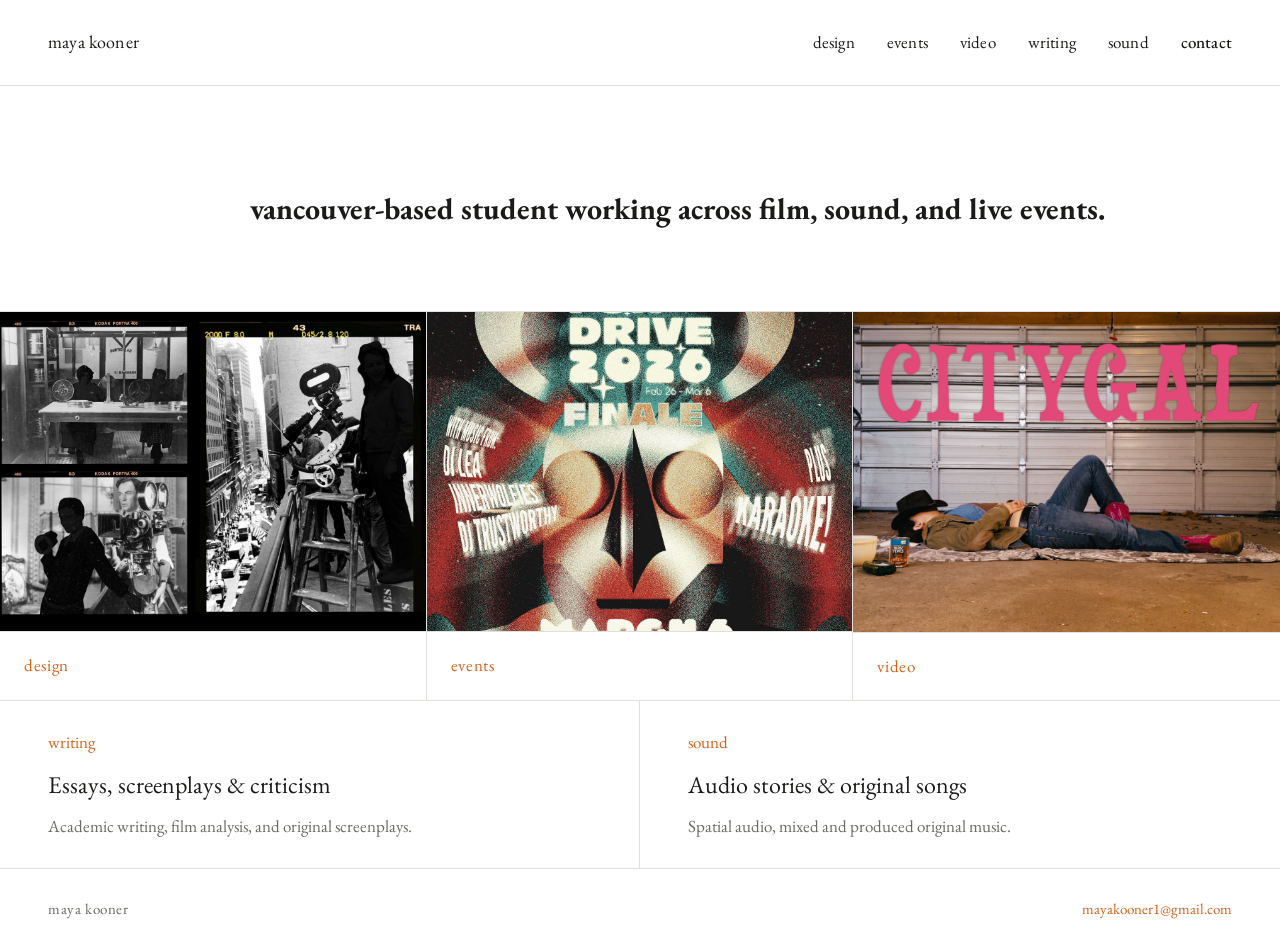
<file: index.html>
<!DOCTYPE html>
<html lang="en">
<head>
  <meta charset="UTF-8">
  <meta name="viewport" content="width=device-width, initial-scale=1.0">
  <title>maya kooner</title>
  <link rel="preconnect" href="https://fonts.googleapis.com">
  <link href="https://fonts.googleapis.com/css2?family=EB+Garamond:ital,wght@0,400;0,500;1,400&display=swap" rel="stylesheet">
  <link rel="stylesheet" href="style.css">
  <style>
    /* HERO */
    .hero {
      padding: 100px 48px 80px;
      max-width: 900px;
      margin: 0 auto;
      text-align: center;
    }

    .hero-bio {
      font-family: 'EB Garamond', serif;
      font-size: clamp(18px, 2.6vw, 30px);
      font-style: normal;
      font-weight: 700;
      color: var(--ink);
      line-height: 1.5;
      text-indent: 0.4em;
      white-space: nowrap;
    }

    footer { margin-top: 0; }

    /* GRID */
    .work-grid {
      display: grid;
      grid-template-columns: repeat(3, 1fr);
      border-top: 1px solid var(--light-rule);
    }

    .work-cell {
      border-right: 1px solid var(--light-rule);
      text-decoration: none;
      color: var(--ink);
      display: block;
      overflow: hidden;
      position: relative;
    }

    .work-cell:last-child { border-right: none; }

    .work-cell-img-wrap {
      width: 100%;
      aspect-ratio: 4/3;
      overflow: hidden;
    }

    .work-cell-img {
      width: 100%;
      height: 100%;
      object-fit: cover;
      display: block;
      transition: transform 0.5s ease;
    }

    .work-cell:hover .work-cell-img {
      transform: scale(1.04);
    }

    .work-cell-label {
      padding: 20px 24px;
      border-top: 1px solid var(--light-rule);
    }

    .work-cell-title {
      font-family: 'EB Garamond', serif;
      font-size: 17px;
      letter-spacing: 0.04em;
      color: var(--orange);
      font-weight: 400;
      transition: color 0.2s;
    }

    .work-cell:hover .work-cell-title { color: var(--orange); }

    /* BOTTOM ROWS — writing, sound */
    .work-list {
      border-top: 1px solid var(--light-rule);
      display: grid;
      grid-template-columns: 1fr 1fr;
    }

    .work-list-cell { border-bottom: none;
      padding: 28px 48px;
      border-right: 1px solid var(--light-rule);
      text-decoration: none;
      color: var(--ink);
      display: block;
      transition: background 0.2s;
    }

    .work-list-cell:last-child { border-right: none; }
    .work-list-cell:hover { background: var(--cream); }

    .work-list-cell-tag {
      font-family: 'EB Garamond', serif;
      font-size: 17px;
      color: var(--orange);
      margin-bottom: 10px;
      transition: color 0.2s;
    }

    .work-list-cell:hover .work-list-cell-tag { color: var(--orange); }

    .work-list-cell-title {
      font-family: 'EB Garamond', serif;
      font-size: 24px;
      font-weight: 400;
      margin-bottom: 8px;
    }

    .work-list-cell-desc {
      font-size: 17px;
      color: var(--mid);
      line-height: 1.6;
    }

    @media (max-width: 768px) {
      .hero { padding: 40px 20px 32px; }
      .hero-bio { font-size: 15px; white-space: nowrap; }
      .work-grid { grid-template-columns: 1fr; }
      .work-cell { border-right: none; border-bottom: 1px solid var(--light-rule); }
      .work-list { grid-template-columns: 1fr; }
      .work-list-cell { border-bottom: none; border-right: none; border-bottom: 1px solid var(--light-rule); padding: 32px 24px; }
    }
  </style>
</head>
<body>

  <nav>
    <a class="nav-name" href="index.html">maya kooner</a>
    <ul class="nav-links">
      <li><a href="design.html">design</a></li>
      <li><a href="events.html">events</a></li>
      <li><a href="video.html">video</a></li>
      <li><a href="writing.html">writing</a></li>
      <li><a href="sound.html">sound</a></li>
      <li><a href="mailto:mayakooner1@gmail.com" class="contact-link">contact</a></li>
    </ul>
  </nav>

  <section class="hero">
    <p class="hero-bio">vancouver-based student working across film, sound, and live events.</p>
  </section>

  <div class="work-grid">
    <a class="work-cell" href="design.html">
      <div class="work-cell-img-wrap">
        <img class="work-cell-img" src="4_copy.png" alt="Design work">
      </div>
      <div class="work-cell-label">
        <div class="work-cell-title">design</div>
      </div>
    </a>
    <a class="work-cell" href="events.html">
      <div class="work-cell-img-wrap">
        <img class="work-cell-img" src="FD2026_Finale_insta.png" alt="Events work">
      </div>
      <div class="work-cell-label">
        <div class="work-cell-title">events</div>
      </div>
    </a>
    <a class="work-cell" href="video.html">
      <div class="work-cell-img-wrap">
        <img class="work-cell-img" src="citygal_poster.png" alt="Video work">
      </div>
      <div class="work-cell-label">
        <div class="work-cell-title">video</div>
      </div>
    </a>
  </div>

  <div class="work-list">
    <a class="work-list-cell" href="writing.html">
      <div class="work-list-cell-tag">writing</div>
      <div class="work-list-cell-title">Essays, screenplays & criticism</div>
      <div class="work-list-cell-desc">Academic writing, film analysis, and original screenplays.</div>
    </a>
    <a class="work-list-cell" href="sound.html">
      <div class="work-list-cell-tag">sound</div>
      <div class="work-list-cell-title">Audio stories & original songs</div>
      <div class="work-list-cell-desc">Spatial audio, mixed and produced original music.</div>
    </a>
  </div>

  <footer>
    <span>maya kooner</span>
    <a href="mailto:mayakooner1@gmail.com">mayakooner1@gmail.com</a>
  </footer>

</body>
</html>
</file>
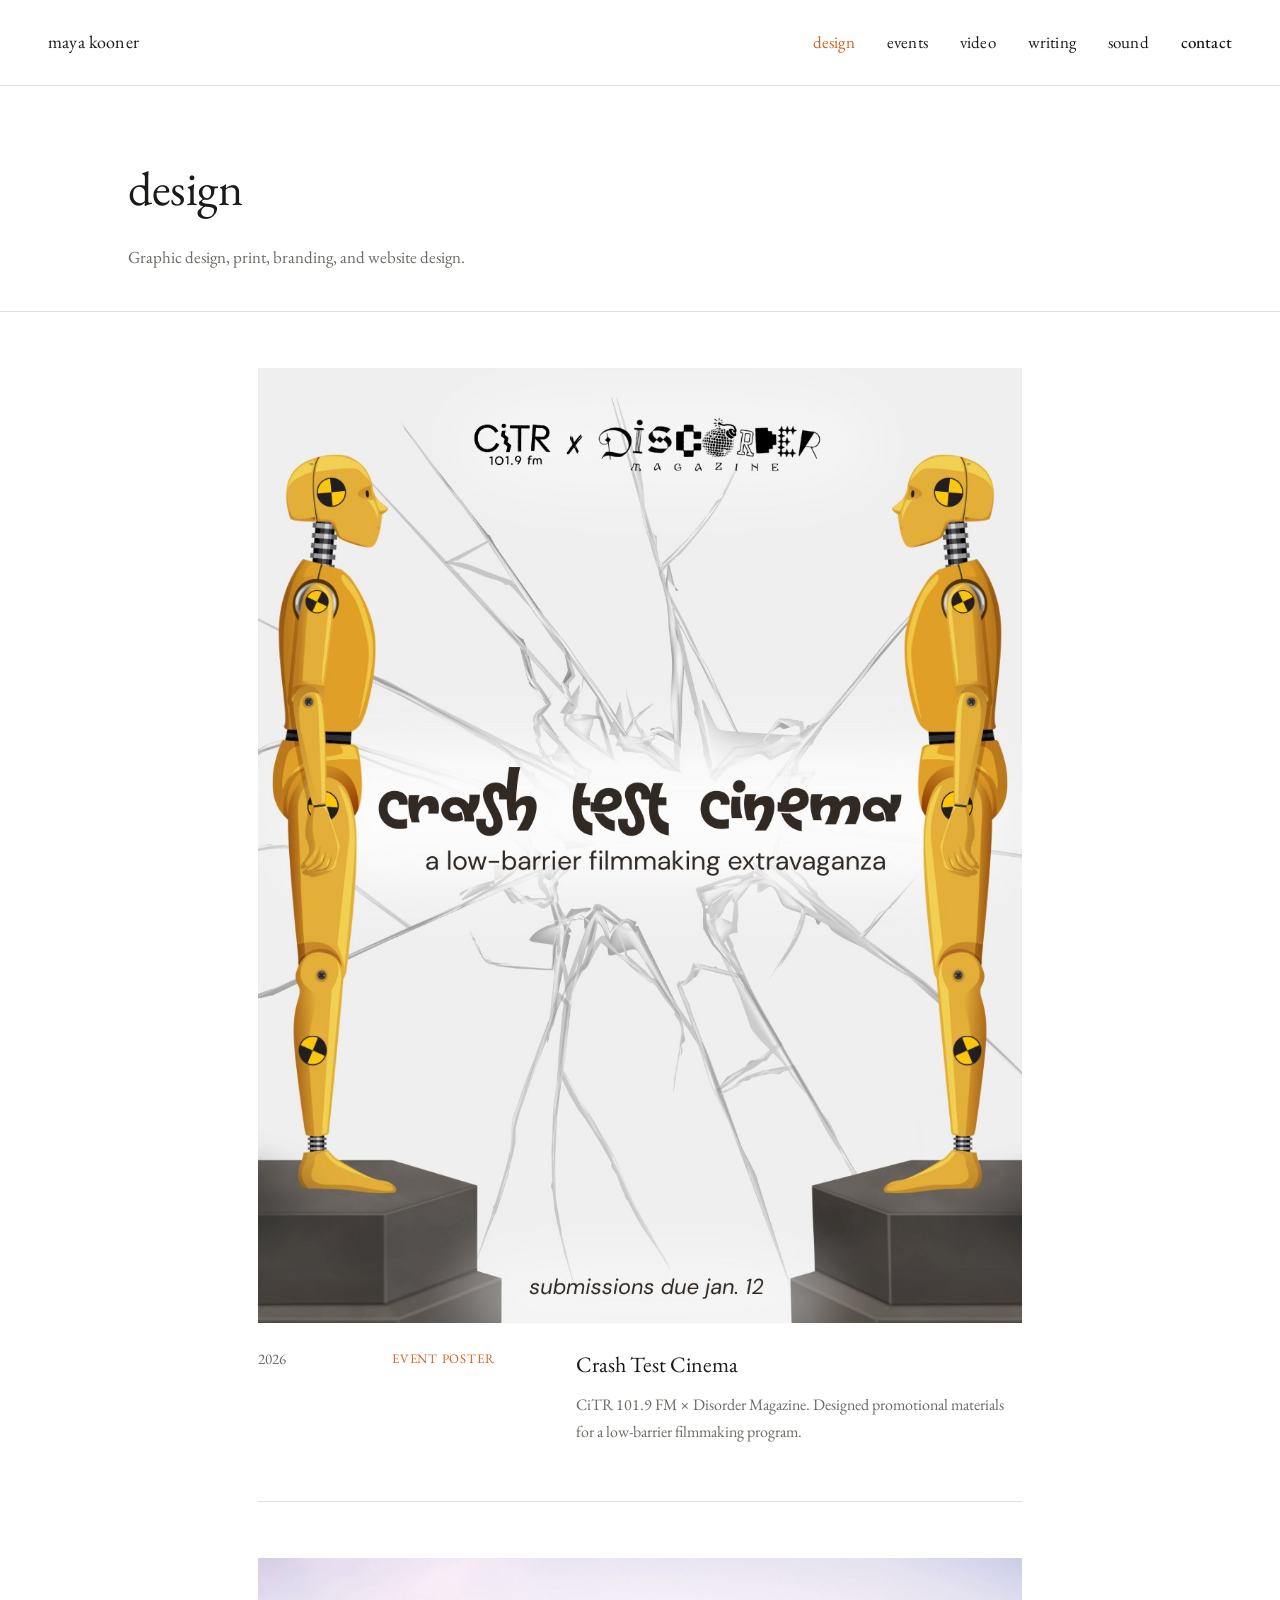
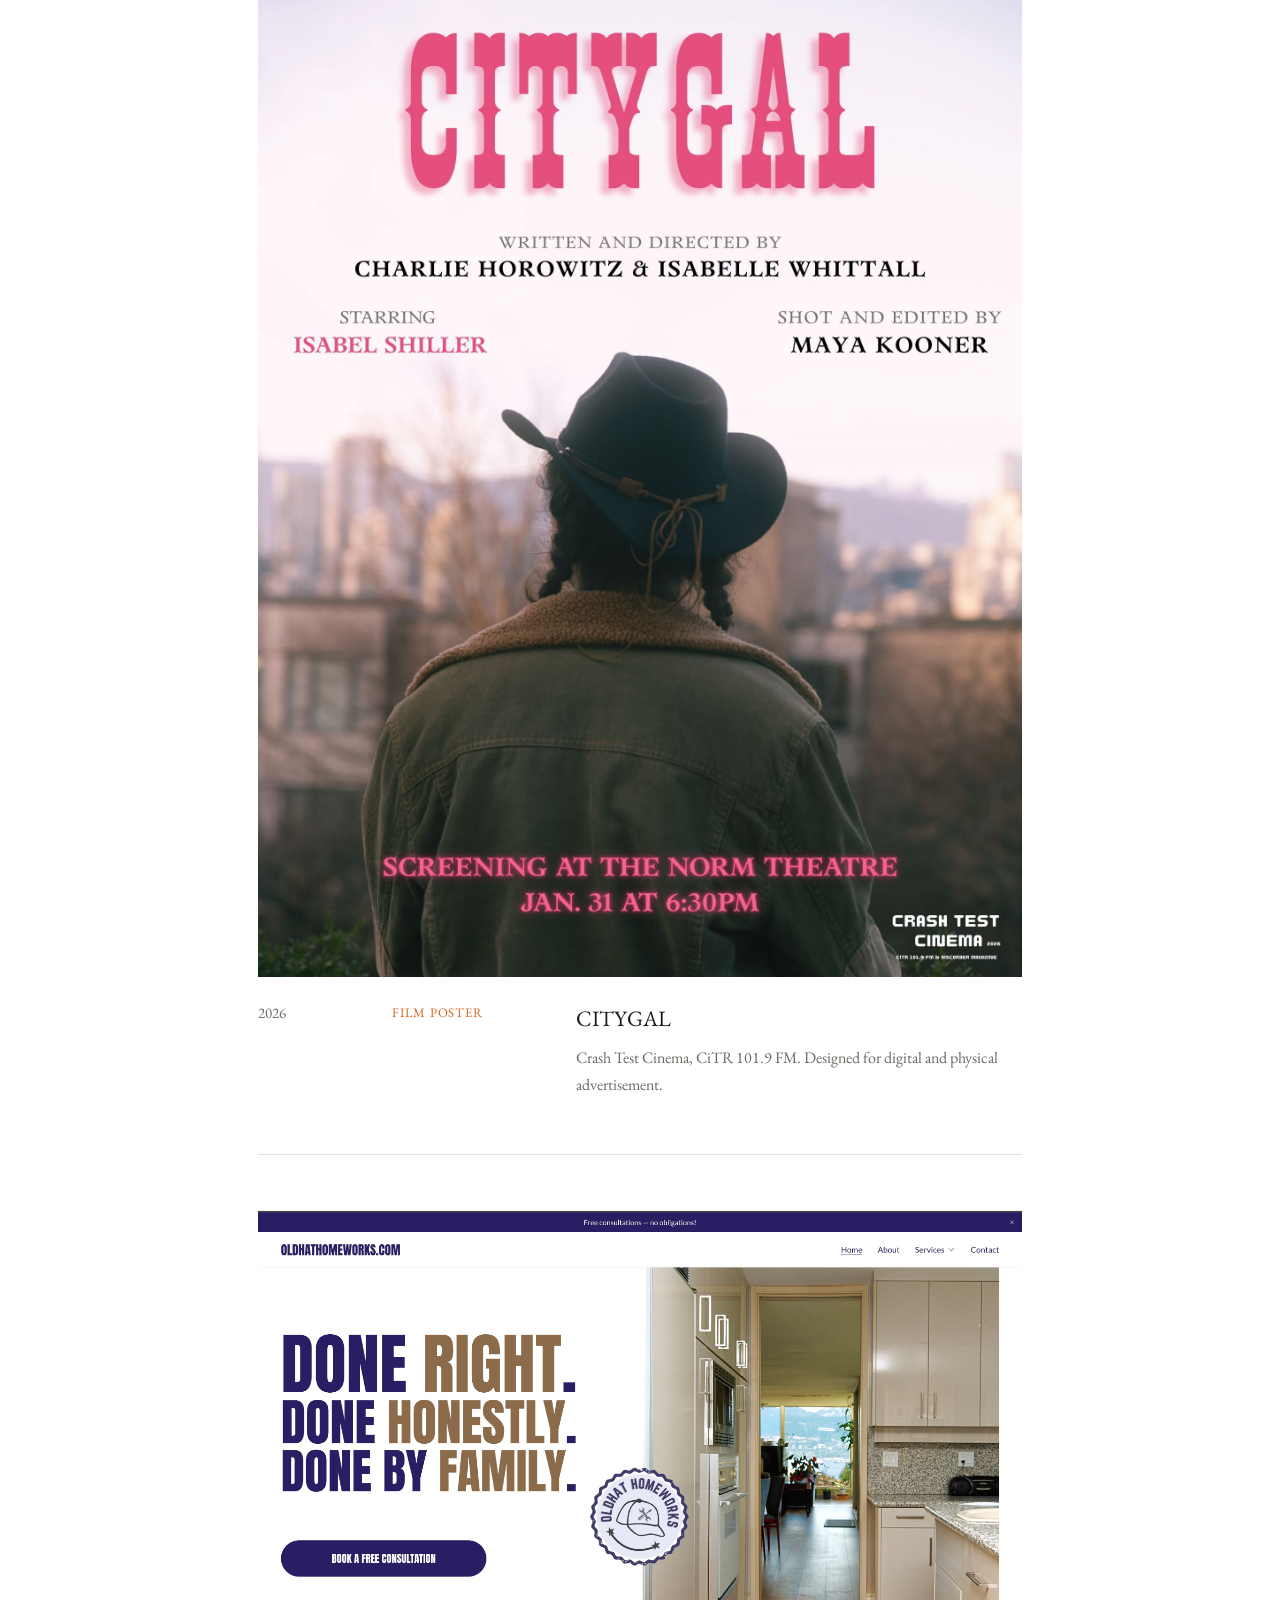
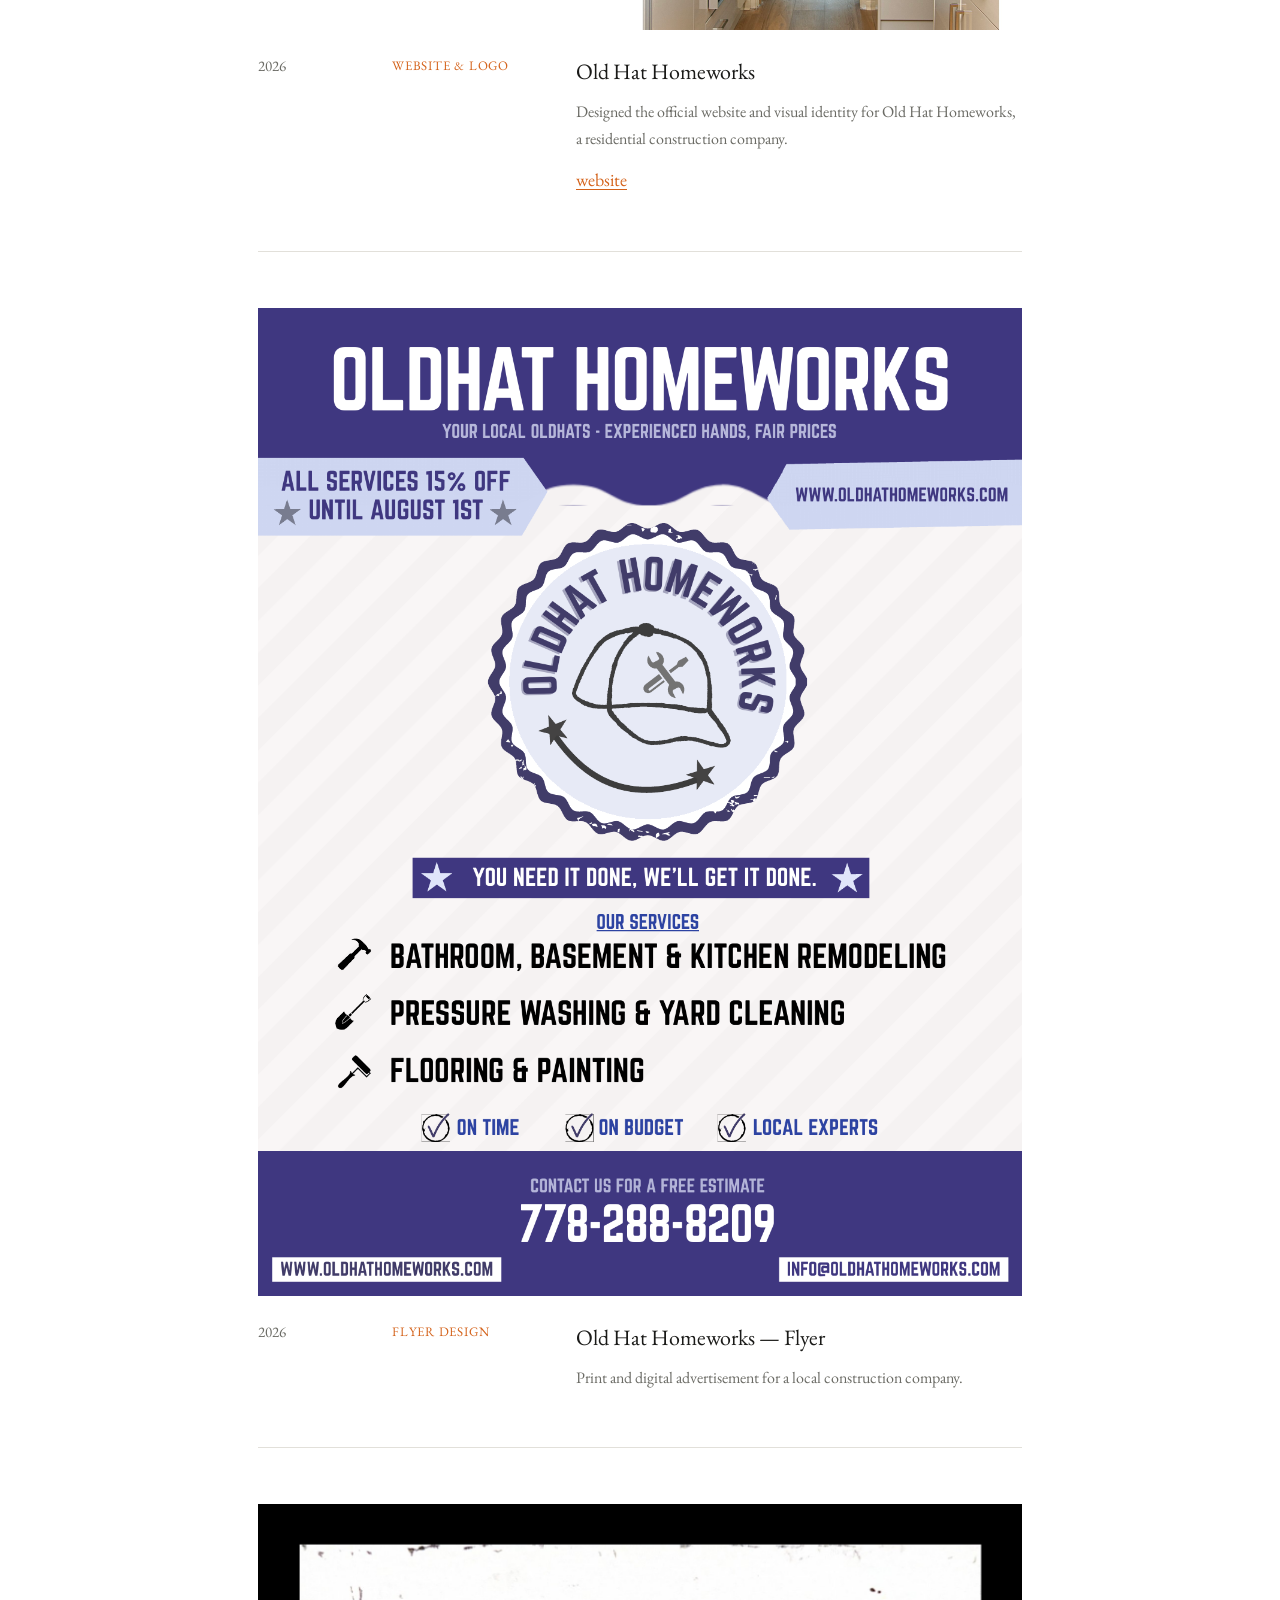
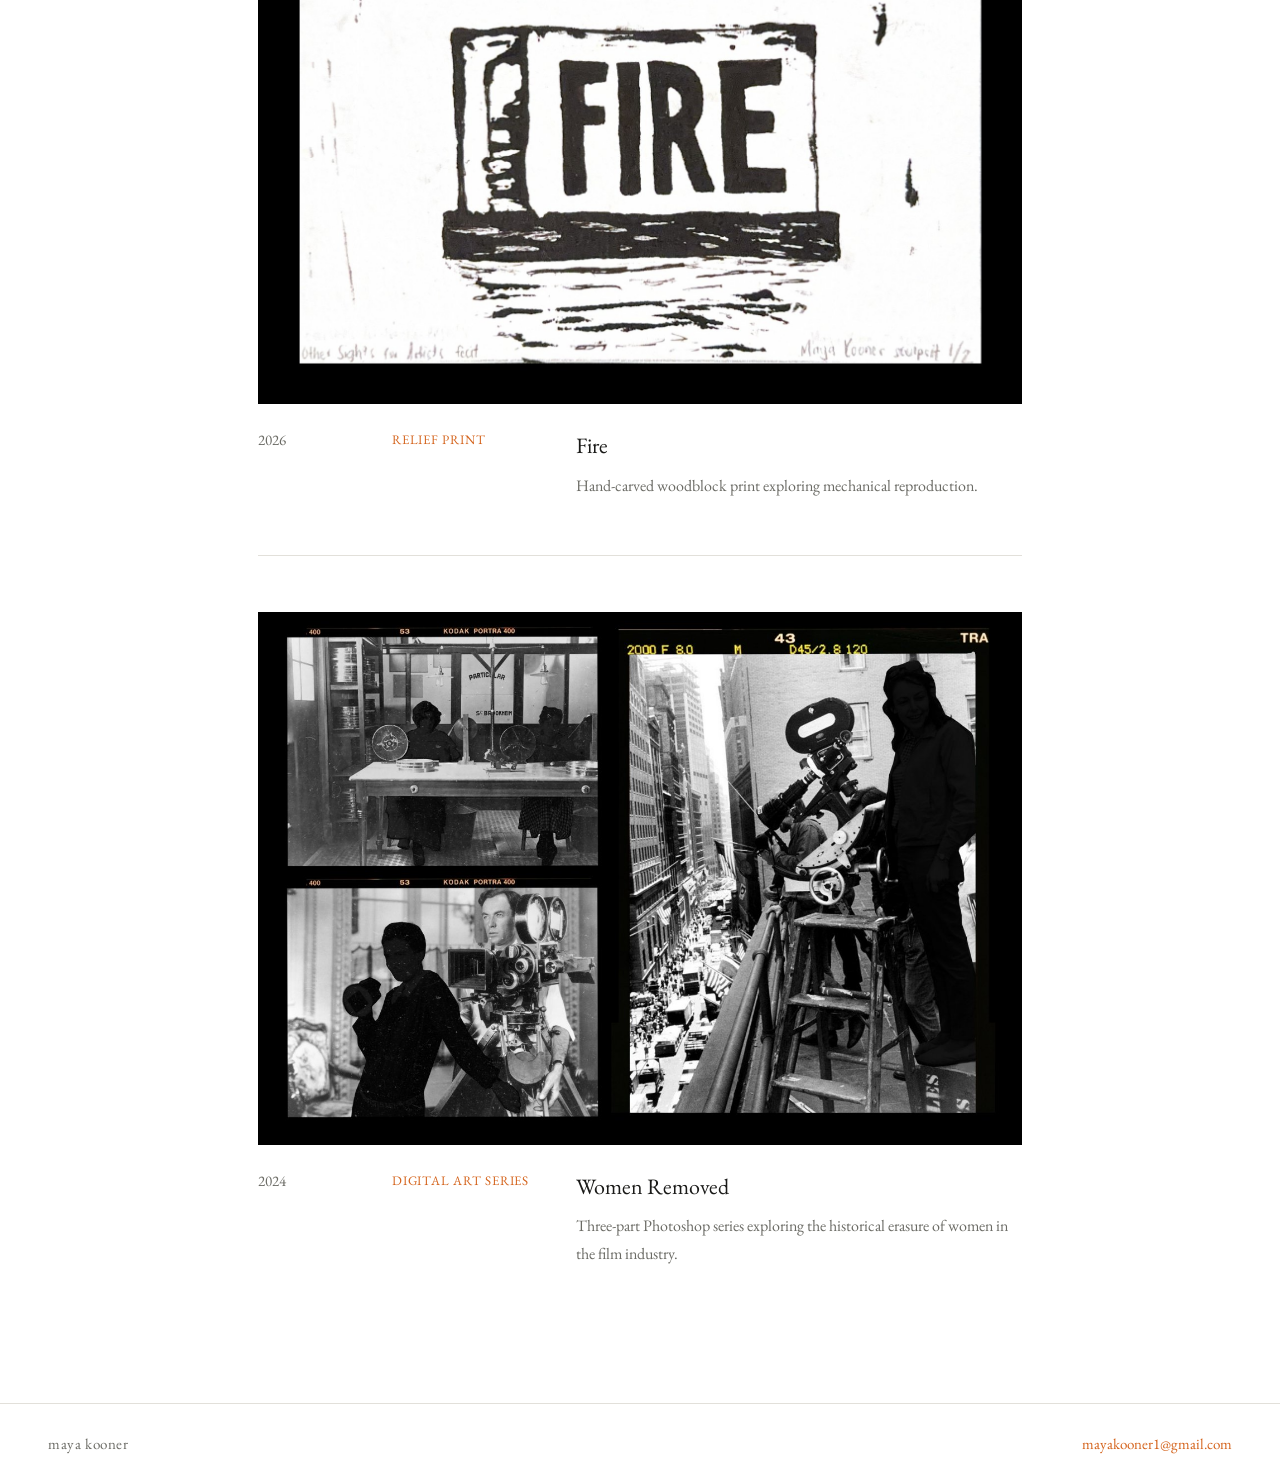
<file: design.html>
<!DOCTYPE html>
<html lang="en">
<head>
  <meta charset="UTF-8">
  <meta name="viewport" content="width=device-width, initial-scale=1.0">
  <title>design — maya kooner</title>
  <link rel="preconnect" href="https://fonts.googleapis.com">
  <link href="https://fonts.googleapis.com/css2?family=EB+Garamond:ital,wght@0,400;0,500;1,400&display=swap" rel="stylesheet">
  <link rel="stylesheet" href="style.css">
  <style>
    .projects {
      max-width: 860px;
      margin: 0 auto;
      padding: 0 48px;
    }

    .project {
      padding: 56px 0;
      border-bottom: 1px solid var(--light-rule);
    }

    .project:last-child { border-bottom: none; }

    .project-img {
      width: 100%;
      display: block;
      margin-bottom: 24px;
    }

    .project-footer {
      display: grid;
      grid-template-columns: 110px 160px 1fr;
      gap: 24px;
      align-items: start;
    }

    .project-year {
      font-size: 15px;
      color: var(--mid);
    }

    .project-tag {
      font-size: 13px;
      letter-spacing: 0.06em;
      text-transform: uppercase;
      color: var(--orange);
      line-height: 1.8;
    }

    .project-title {
      font-family: 'EB Garamond', serif;
      font-size: 22px;
      font-weight: 400;
      margin-bottom: 8px;
    }

    .project-desc {
      font-size: 16px;
      color: var(--mid);
      line-height: 1.7;
    }

    .event-links {
      margin-top: 14px;
      display: flex;
      flex-direction: column;
      gap: 6px;
    }

    .event-links a {
      font-size: 18px;
      color: var(--orange);
      text-decoration: underline;
      text-underline-offset: 3px;
      display: inline;
      transition: opacity 0.2s;
    }

    .event-links a:hover { opacity: 0.6; }

    @media (max-width: 768px) {
      .projects { padding: 0 20px; }
      .project { padding: 32px 0; }
      .project-footer { grid-template-columns: 1fr; gap: 12px; }
    }
  </style>
</head>
<body>

  <nav>
    <a class="nav-name" href="index.html">maya kooner</a>
    <ul class="nav-links">
      <li><a href="design.html" class="active">design</a></li>
      <li><a href="events.html">events</a></li>
      <li><a href="video.html">video</a></li>
      <li><a href="writing.html">writing</a></li>
      <li><a href="sound.html">sound</a></li>
      <li><a href="mailto:mayakooner1@gmail.com" class="contact-link">contact</a></li>
    </ul>
  </nav>

  <div class="page-header">
    <h1>design</h1>
    <p>Graphic design, print, branding, and website design.</p>
  </div>

  <div class="projects">

    <div class="project">
      <img class="project-img" src="crash_test_cinema__copy.png" alt="Crash Test Cinema poster">
      <div class="project-footer">
        <div class="project-year">2026</div>
        <div class="project-tag">Event Poster</div>
        <div>
          <div class="project-title">Crash Test Cinema</div>
          <div class="project-desc">CiTR 101.9 FM × Disorder Magazine. Designed promotional materials for a low-barrier filmmaking program.</div>
        </div>
      </div>
    </div>

    <div class="project">
      <img class="project-img" src="CITYGAL-Web_Version.jpg" alt="CITYGAL film poster">
      <div class="project-footer">
        <div class="project-year">2026</div>
        <div class="project-tag">Film Poster</div>
        <div>
          <div class="project-title">CITYGAL</div>
          <div class="project-desc">Crash Test Cinema, CiTR 101.9 FM. Designed for digital and physical advertisement.</div>
        </div>
      </div>
    </div>

    <div class="project">
      <img class="project-img" src="oldhat_website.jpg" alt="Old Hat Homeworks website and logo design">
      <div class="project-footer">
        <div class="project-year">2026</div>
        <div class="project-tag">Website & Logo</div>
        <div>
          <div class="project-title">Old Hat Homeworks</div>
          <div class="project-desc">Designed the official website and visual identity for Old Hat Homeworks, a residential construction company.</div>
          <div class="event-links">
            <a href="https://oldhathomeworks.com" target="_blank" rel="noopener noreferrer">website</a>
          </div>
        </div>
      </div>
    </div>

    <div class="project">
      <img class="project-img" src="oldhat_flyer-1.png" alt="Old Hat Homeworks flyer">
      <div class="project-footer">
        <div class="project-year">2026</div>
        <div class="project-tag">Flyer Design</div>
        <div>
          <div class="project-title">Old Hat Homeworks — Flyer</div>
          <div class="project-desc">Print and digital advertisement for a local construction company.</div>
        </div>
      </div>
    </div>

    <div class="project">
      <img class="project-img" src="Untitled_design_copy.png" alt="Fire — relief print">
      <div class="project-footer">
        <div class="project-year">2026</div>
        <div class="project-tag">Relief Print</div>
        <div>
          <div class="project-title">Fire</div>
          <div class="project-desc">Hand-carved woodblock print exploring mechanical reproduction.</div>
        </div>
      </div>
    </div>

    <div class="project">
      <img class="project-img" src="4_copy.png" alt="Women Removed — digital art series">
      <div class="project-footer">
        <div class="project-year">2024</div>
        <div class="project-tag">Digital Art Series</div>
        <div>
          <div class="project-title">Women Removed</div>
          <div class="project-desc">Three-part Photoshop series exploring the historical erasure of women in the film industry.</div>
        </div>
      </div>
    </div>

  </div>

  <footer>
    <span>maya kooner</span>
    <a href="mailto:mayakooner1@gmail.com">mayakooner1@gmail.com</a>
  </footer>

</body>
</html>
</file>
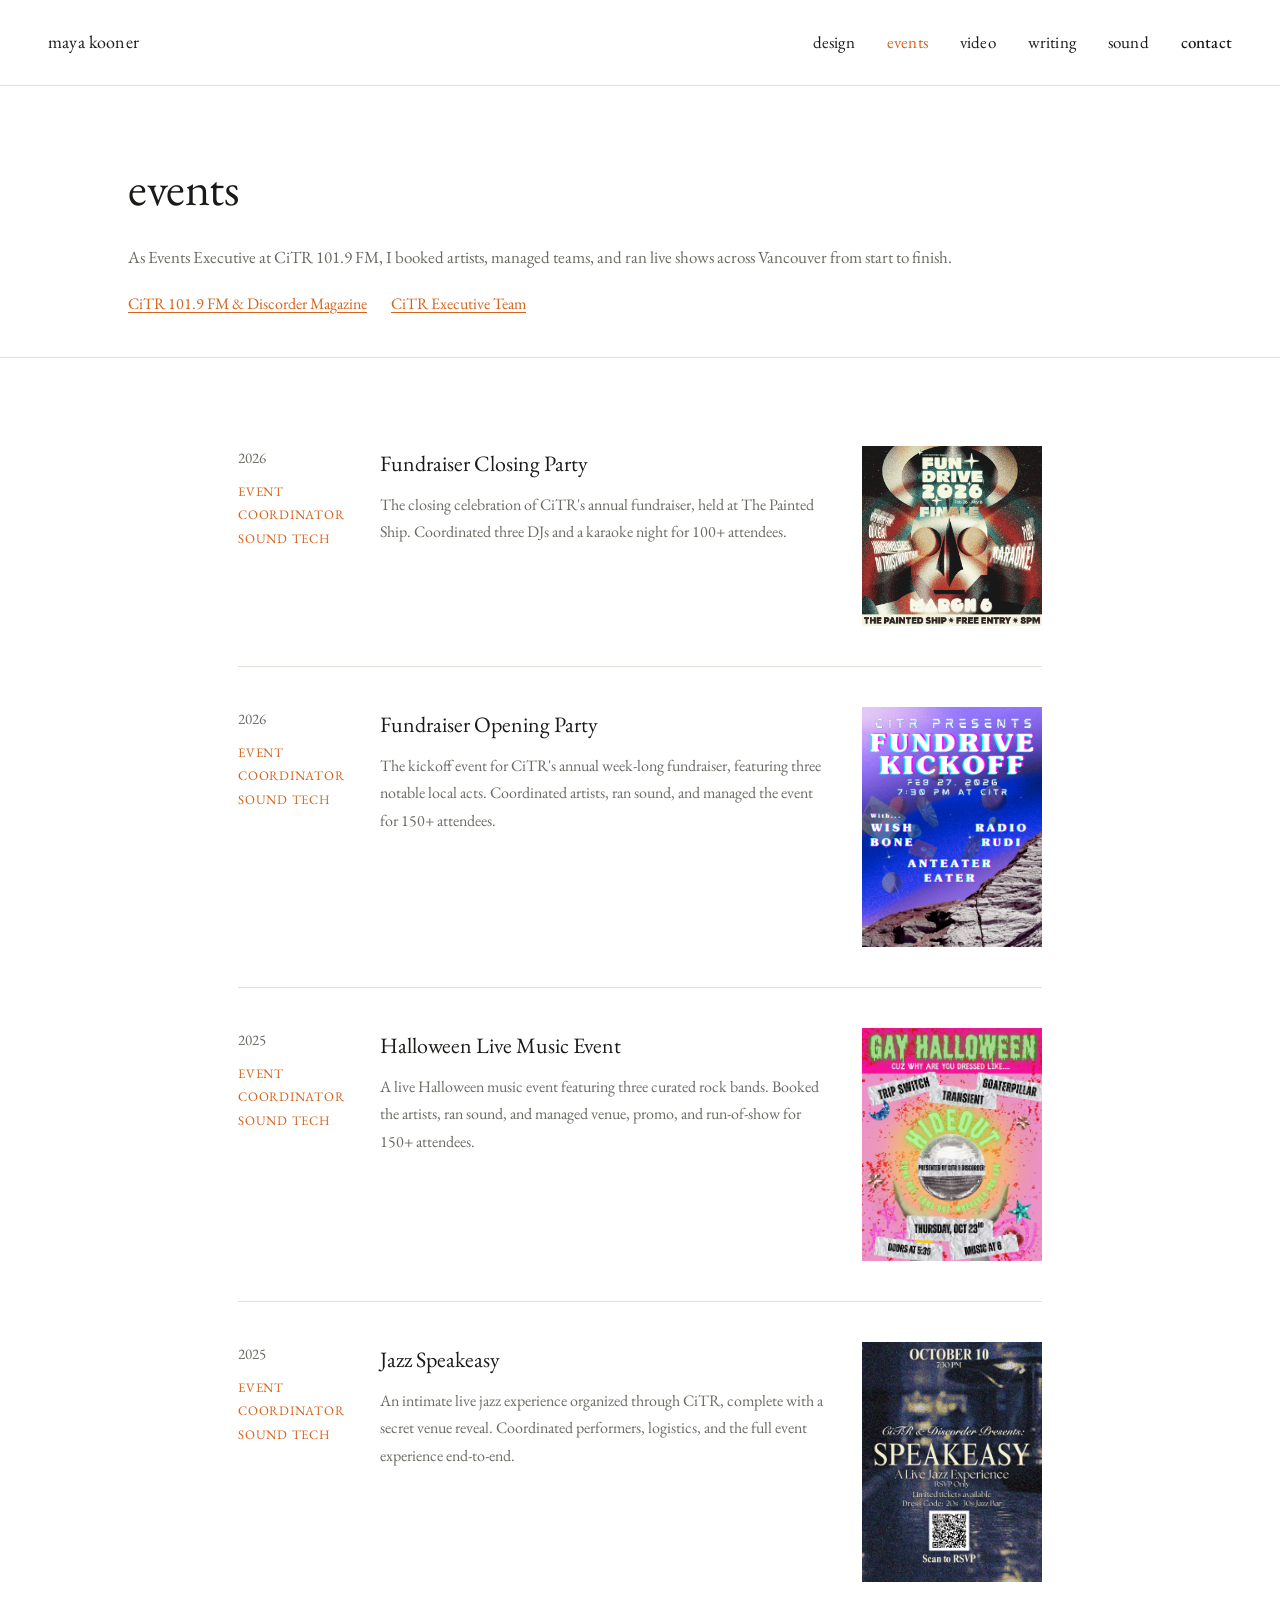
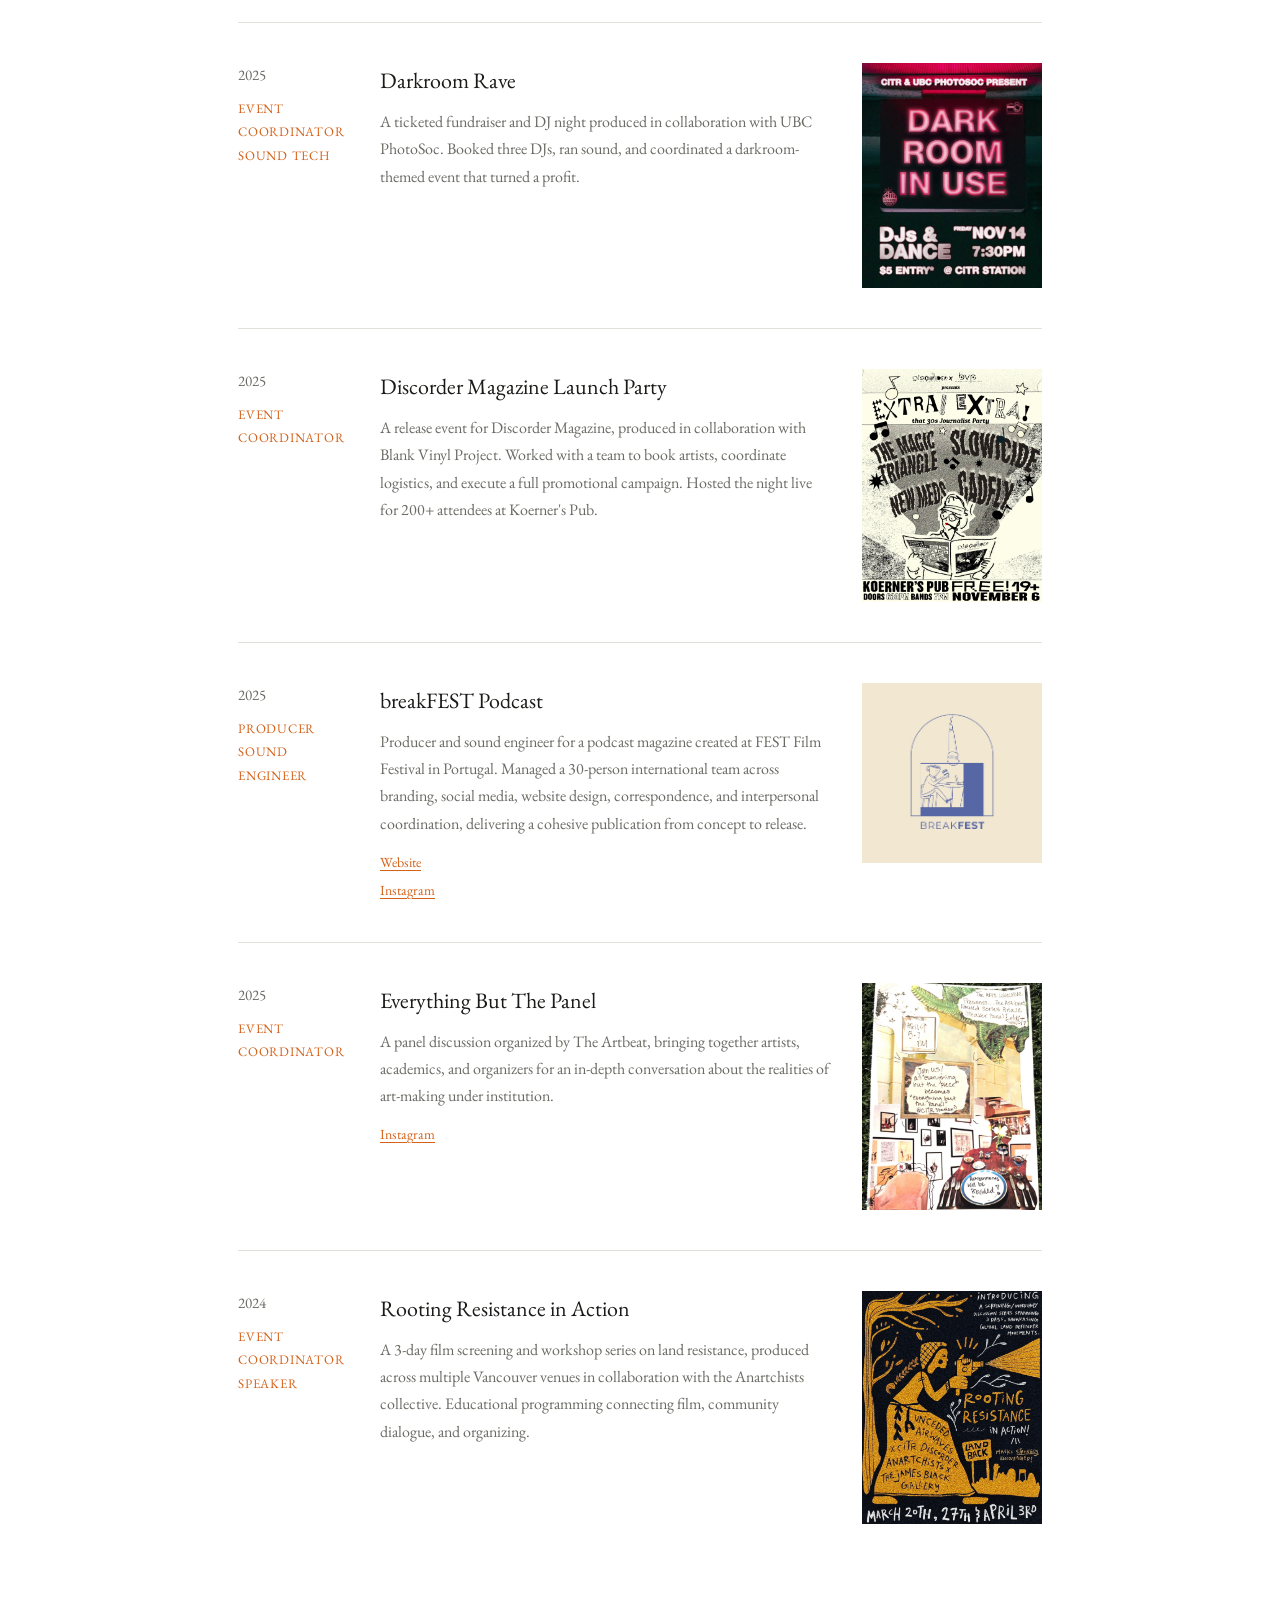
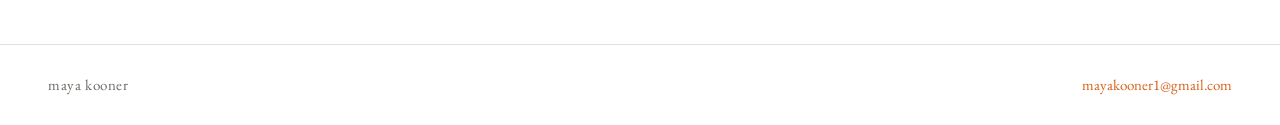
<file: events.html>
<!DOCTYPE html>
<html lang="en">
<head>
  <meta charset="UTF-8">
  <meta name="viewport" content="width=device-width, initial-scale=1.0">
  <title>events — maya kooner</title>
  <link rel="preconnect" href="https://fonts.googleapis.com">
  <link href="https://fonts.googleapis.com/css2?family=EB+Garamond:ital,wght@0,400;0,500;1,400&display=swap" rel="stylesheet">
  <link rel="stylesheet" href="style.css">
  <style>
    .page-header p {
      max-width: none;
      white-space: nowrap;
    }

    @media (max-width: 768px) {
      .page-header p {
        white-space: normal;
        max-width: 100%;
      }
    }

    .header-links {
      margin-top: 20px;
      display: flex;
      gap: 24px;
    }

    .header-links a {
      font-size: 16px;
      color: var(--orange);
      text-decoration: underline;
      text-underline-offset: 3px;
      transition: opacity 0.2s;
      display: inline;
    }

    .header-links a:hover { opacity: 0.6; }

    .events-list {
      max-width: 900px;
      margin: 0 auto;
      padding: 48px 48px 0;
    }

    .event-item {
      display: grid;
      grid-template-columns: 110px 1fr 180px;
      gap: 32px;
      padding: 40px 0;
      border-bottom: 1px solid var(--light-rule);
      align-items: start;
    }

    .event-item:last-child { border-bottom: none; }

    .event-left { }

    .event-year {
      font-size: 15px;
      color: var(--mid);
      margin-bottom: 10px;
    }

    .event-role {
      font-size: 13px;
      letter-spacing: 0.06em;
      text-transform: uppercase;
      color: var(--orange);
      line-height: 1.8;
    }

    .event-title {
      font-family: 'EB Garamond', serif;
      font-size: 22px;
      font-weight: 400;
      margin-bottom: 10px;
    }

    .event-desc {
      font-size: 16px;
      color: var(--mid);
      line-height: 1.7;
    }

    .event-links {
      margin-top: 14px;
      display: flex;
      flex-direction: column;
      gap: 6px;
    }

    .event-links a {
      font-size: 14px;
      color: var(--orange);
      text-decoration: underline;
      text-underline-offset: 3px;
      display: inline;
      transition: opacity 0.2s;
    }

    .event-links a:hover { opacity: 0.6; }

    .event-img {
      width: 100%;
      display: block;
    }

    @media (max-width: 768px) {
      .intro-text, .events-list { padding: 24px 20px 0; }
      .event-item { grid-template-columns: 1fr; gap: 16px; padding: 28px 0; }
      .event-img { max-width: 200px; }
      .header-links { flex-direction: column; gap: 8px; }
      .header-links a { font-size: 13px; }
    }
  </style>
</head>
<body>

  <nav>
    <a class="nav-name" href="index.html">maya kooner</a>
    <ul class="nav-links">
      <li><a href="design.html">design</a></li>
      <li><a href="events.html" class="active">events</a></li>
      <li><a href="video.html">video</a></li>
      <li><a href="writing.html">writing</a></li>
      <li><a href="sound.html">sound</a></li>
      <li><a href="mailto:mayakooner1@gmail.com" class="contact-link">contact</a></li>
    </ul>
  </nav>

  <div class="page-header">
    <h1>events</h1>
    <p>As Events Executive at CiTR 101.9 FM, I booked artists, managed teams, and ran live shows across Vancouver from start to finish.</p>
    <div class="header-links">
      <a href="https://www.instagram.com/fantarecords?utm_source=ig_web_button_share_sheet&igsh=ZDNlZDc0MzIxNw==">CiTR 101.9 FM & Discorder Magazine</a>
      <a href="https://www.instagram.com/citr.exec?utm_source=ig_web_button_share_sheet&igsh=ZDNlZDc0MzIxNw==">CiTR Executive Team</a>
    </div>
  </div>



  <div class="events-list">

    <!-- 2026 -->
    <div class="event-item">
      <div class="event-left">
        <div class="event-year">2026</div>
        <div class="event-role">Event Coordinator<br>Sound Tech</div>
      </div>
      <div>
        <div class="event-title">Fundraiser Closing Party</div>
        <div class="event-desc">The closing celebration of CiTR's annual fundraiser, held at The Painted Ship. Coordinated three DJs and a karaoke night for 100+ attendees.</div>
      </div>
      <img class="event-img" src="FD2026_Finale_insta.png" alt="Fundraiser Closing Party">
    </div>

    <div class="event-item">
      <div class="event-left">
        <div class="event-year">2026</div>
        <div class="event-role">Event Coordinator<br>Sound Tech</div>
      </div>
      <div>
        <div class="event-title">Fundraiser Opening Party</div>
        <div class="event-desc">The kickoff event for CiTR's annual week-long fundraiser, featuring three notable local acts. Coordinated artists, ran sound, and managed the event for 150+ attendees.</div>
      </div>
      <img class="event-img" src="oc.png" alt="Fundraiser Opening Party">
    </div>

    <!-- 2025 -->
    <div class="event-item">
      <div class="event-left">
        <div class="event-year">2025</div>
        <div class="event-role">Event Coordinator<br>Sound Tech</div>
      </div>
      <div>
        <div class="event-title">Halloween Live Music Event</div>
        <div class="event-desc">A live Halloween music event featuring three curated rock bands. Booked the artists, ran sound, and managed venue, promo, and run-of-show for 150+ attendees.</div>
      </div>
      <img class="event-img" src="I_Hate_Gay_Halloween_.png" alt="Halloween Live Music Event">
    </div>

    <div class="event-item">
      <div class="event-left">
        <div class="event-year">2025</div>
        <div class="event-role">Event Coordinator<br>Sound Tech</div>
      </div>
      <div>
        <div class="event-title">Jazz Speakeasy</div>
        <div class="event-desc">An intimate live jazz experience organized through CiTR, complete with a secret venue reveal. Coordinated performers, logistics, and the full event experience end-to-end.</div>
      </div>
      <img class="event-img" src="speakeasy.png" alt="Jazz Speakeasy">
    </div>

    <div class="event-item">
      <div class="event-left">
        <div class="event-year">2025</div>
        <div class="event-role">Event Coordinator<br>Sound Tech</div>
      </div>
      <div>
        <div class="event-title">Darkroom Rave</div>
        <div class="event-desc">A ticketed fundraiser and DJ night produced in collaboration with UBC PhotoSoc. Booked three DJs, ran sound, and coordinated a darkroom-themed event that turned a profit.</div>
      </div>
      <img class="event-img" src="darkroom_in_use.png" alt="Darkroom Rave">
    </div>

    <div class="event-item">
      <div class="event-left">
        <div class="event-year">2025</div>
        <div class="event-role">Event Coordinator</div>
      </div>
      <div>
        <div class="event-title">Discorder Magazine Launch Party</div>
        <div class="event-desc">A release event for Discorder Magazine, produced in collaboration with Blank Vinyl Project. Worked with a team to book artists, coordinate logistics, and execute a full promotional campaign. Hosted the night live for 200+ attendees at Koerner's Pub.</div>
      </div>
      <img class="event-img" src="extra__extra_.jpeg" alt="Discorder Magazine Launch Party">
    </div>

    <div class="event-item">
      <div class="event-left">
        <div class="event-year">2025</div>
        <div class="event-role">Producer<br>Sound Engineer</div>
      </div>
      <div>
        <div class="event-title">breakFEST Podcast</div>
        <div class="event-desc">Producer and sound engineer for a podcast magazine created at FEST Film Festival in Portugal. Managed a 30-person international team across branding, social media, website design, correspondence, and interpersonal coordination, delivering a cohesive publication from concept to release.</div>
        <div class="event-links">
          <a href="https://breakfest.my.canva.site/?fbclid=PAQ0xDSwLdl0BleHRuA2FlbQIxMQABp0m0ibSSbXEzw2MCO1dtBzU0_3XY_ca2mzqzyDD-Govqv5hFFFhA0y-azr-S_aem_Aon274hoC2eyKI1TqCn-RA">Website</a>
          <a href="https://www.instagram.com/breakfest.ubc/?hl=en">Instagram</a>
        </div>
      </div>
      <img class="event-img" src="break-FEST-dragged_page-0001.jpg" alt="breakFEST Podcast">
    </div>

    <div class="event-item">
      <div class="event-left">
        <div class="event-year">2025</div>
        <div class="event-role">Event Coordinator</div>
      </div>
      <div>
        <div class="event-title">Everything But The Panel</div>
        <div class="event-desc">A panel discussion organized by The Artbeat, bringing together artists, academics, and organizers for an in-depth conversation about the realities of art-making under institution.</div>
        <div class="event-links">
          <a href="https://www.instagram.com/artbeatcitr?utm_source=ig_web_button_share_sheet&igsh=ZDNlZDc0MzIxNw==">Instagram</a>
        </div>
      </div>
      <img class="event-img" src="imgg.png" alt="Everything But The Panel">
    </div>

    <!-- 2024 -->
    <div class="event-item">
      <div class="event-left">
        <div class="event-year">2024</div>
        <div class="event-role">Event Coordinator<br>Speaker</div>
      </div>
      <div>
        <div class="event-title">Rooting Resistance in Action</div>
        <div class="event-desc">A 3-day film screening and workshop series on land resistance, produced across multiple Vancouver venues in collaboration with the Anartchists collective. Educational programming connecting film, community dialogue, and organizing.</div>
      </div>
      <img class="event-img" src="rooting-1.png" alt="Rooting Resistance in Action">
    </div>

  </div>

  <footer>
    <span>maya kooner</span>
    <a href="mailto:mayakooner1@gmail.com">mayakooner1@gmail.com</a>
  </footer>

</body>
</html>
</file>
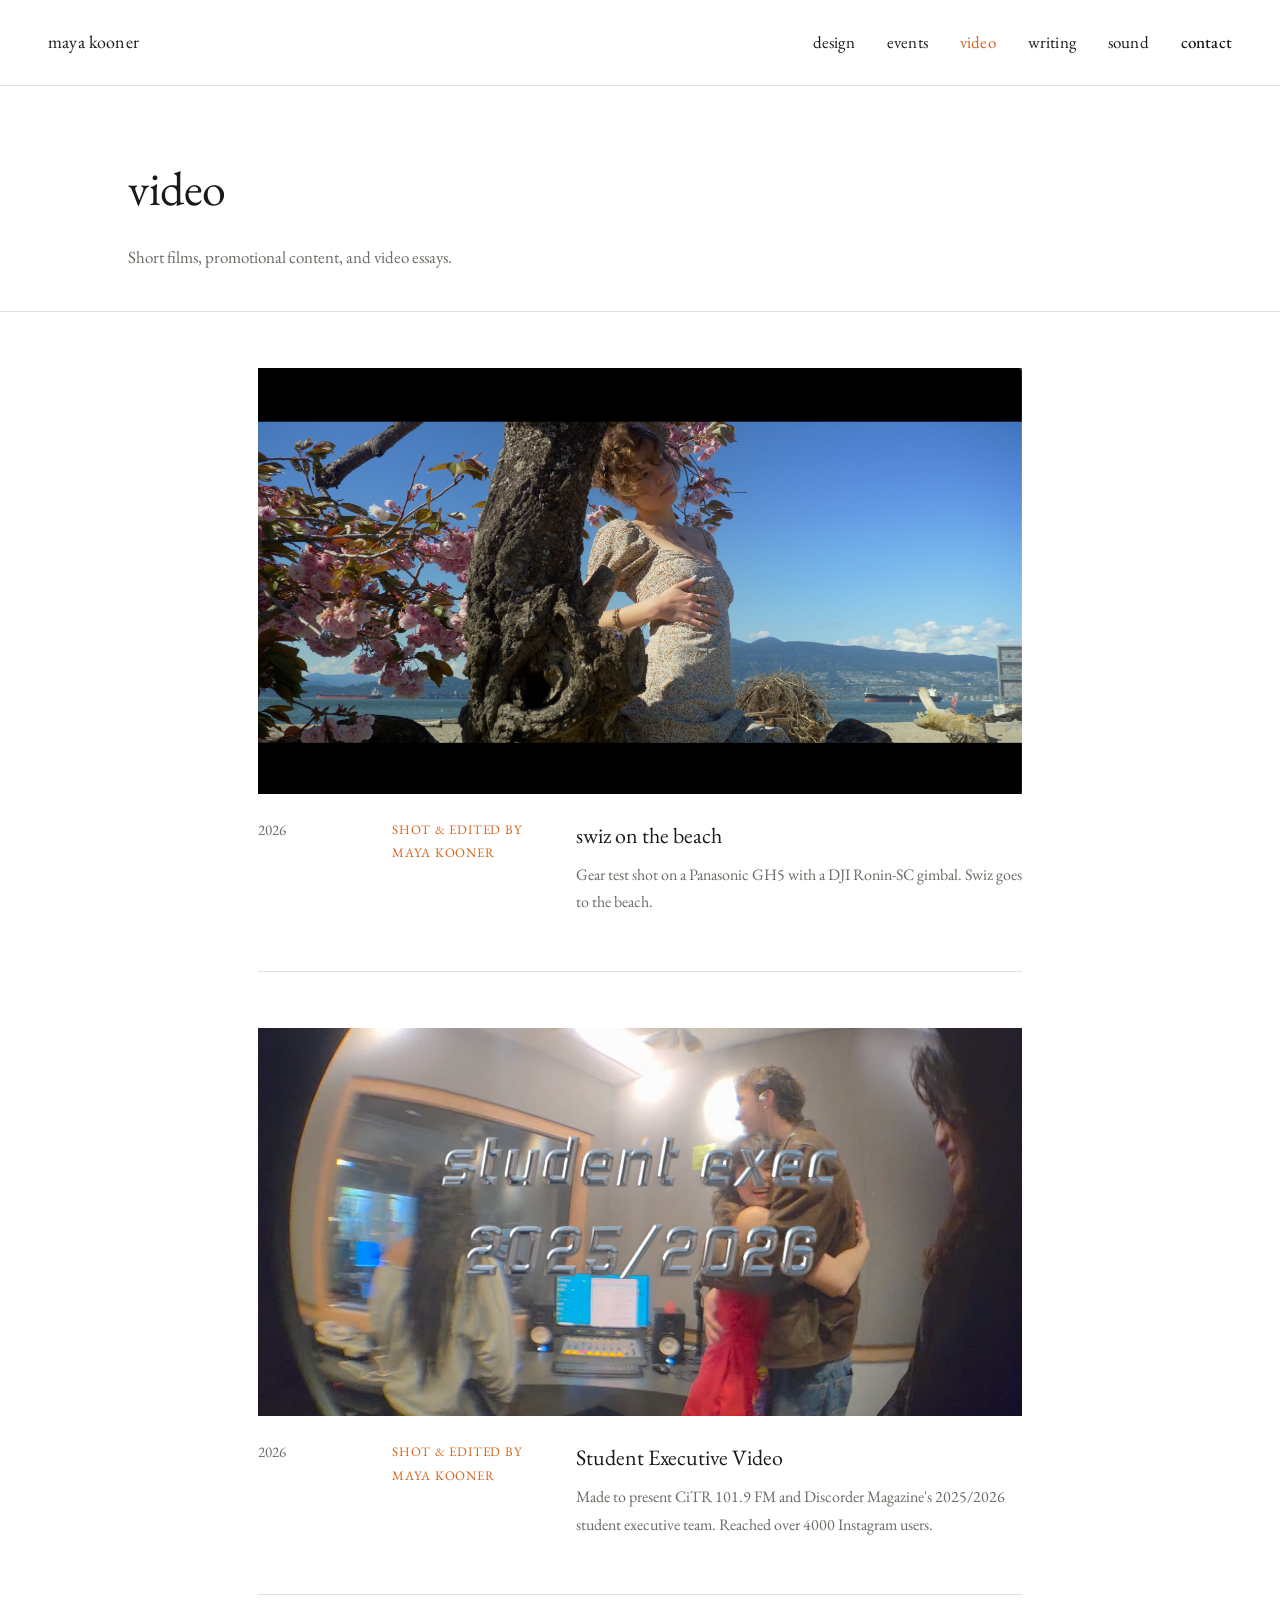
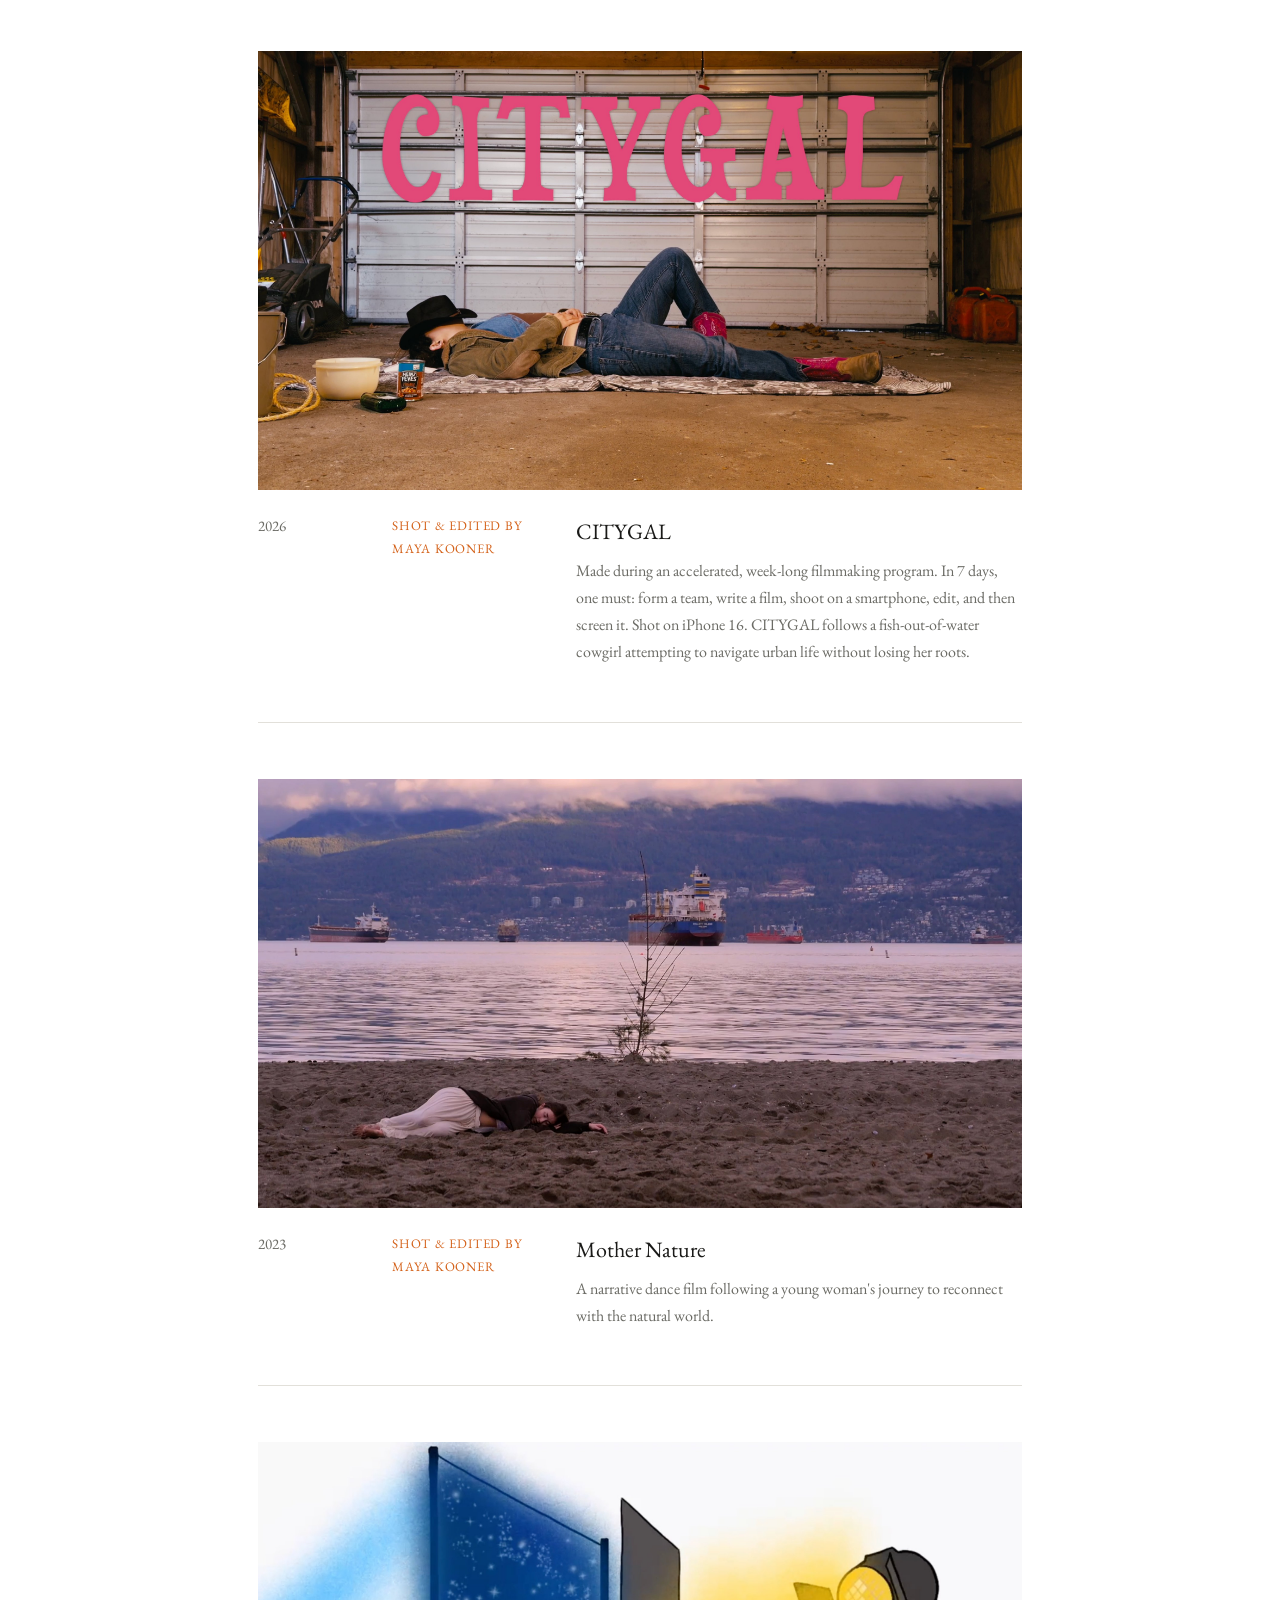
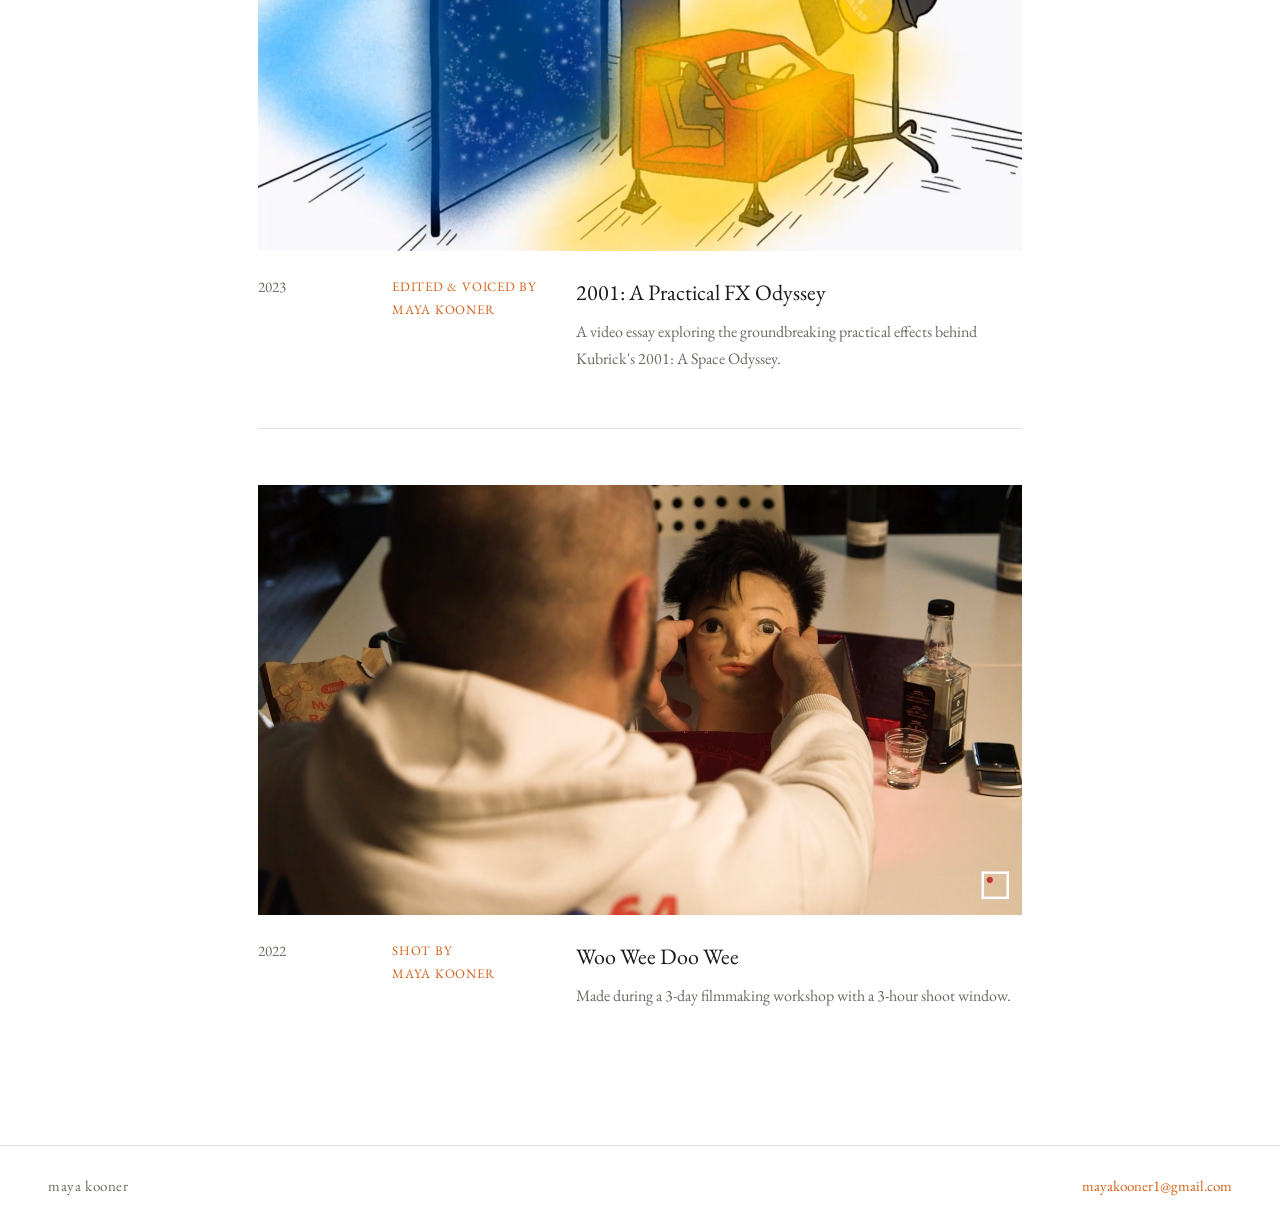
<file: video.html>
<!DOCTYPE html>
<html lang="en">
<head>
  <meta charset="UTF-8">
  <meta name="viewport" content="width=device-width, initial-scale=1.0">
  <title>video — maya kooner</title>
  <link rel="preconnect" href="https://fonts.googleapis.com">
  <link href="https://fonts.googleapis.com/css2?family=EB+Garamond:ital,wght@0,400;0,500;1,400&display=swap" rel="stylesheet">
  <link rel="stylesheet" href="style.css">
  <style>
    .projects {
      max-width: 860px;
      margin: 0 auto;
      padding: 0 48px;
    }

    .project {
      padding: 56px 0;
      border-bottom: 1px solid var(--light-rule);
    }

    .project:last-child { border-bottom: none; }

    .project-img-link {
      display: block;
      position: relative;
      margin-bottom: 24px;
      overflow: hidden;
      text-decoration: none;
    }

    .project-img {
      width: 100%;
      display: block;
      transition: transform 0.5s ease, filter 0.4s ease;
    }

    .project-img-link:hover .project-img {
      transform: scale(1.03);
      filter: brightness(0.6);
    }

    .play-button {
      position: absolute;
      top: 50%;
      left: 50%;
      transform: translate(-50%, -50%) scale(0.85);
      width: 64px;
      height: 64px;
      border-radius: 50%;
      background: rgba(255, 255, 255, 0.92);
      display: flex;
      align-items: center;
      justify-content: center;
      opacity: 0;
      transition: opacity 0.3s ease, transform 0.3s ease;
    }

    .project-img-link:hover .play-button {
      opacity: 1;
      transform: translate(-50%, -50%) scale(1);
    }

    .play-button svg {
      width: 22px;
      height: 22px;
      margin-left: 3px;
    }

    .project-footer {
      display: grid;
      grid-template-columns: 110px 160px 1fr;
      gap: 24px;
      align-items: start;
    }

    .project-year {
      font-size: 15px;
      color: var(--mid);
    }

    .project-role {
      font-size: 13px;
      letter-spacing: 0.06em;
      text-transform: uppercase;
      color: var(--orange);
      line-height: 1.8;
    }

    .project-title {
      font-family: 'EB Garamond', serif;
      font-size: 22px;
      font-weight: 400;
      margin-bottom: 8px;
    }

    .project-desc {
      font-size: 16px;
      color: var(--mid);
      line-height: 1.7;
    }

    @media (max-width: 768px) {
      .projects { padding: 0 20px; }
      .project { padding: 32px 0; }
      .project-footer { grid-template-columns: 1fr; gap: 12px; }
    }
  </style>
</head>
<body>

  <nav>
    <a class="nav-name" href="index.html">maya kooner</a>
    <ul class="nav-links">
      <li><a href="design.html">design</a></li>
      <li><a href="events.html">events</a></li>
      <li><a href="video.html" class="active">video</a></li>
      <li><a href="writing.html">writing</a></li>
      <li><a href="sound.html">sound</a></li>
      <li><a href="mailto:mayakooner1@gmail.com" class="contact-link">contact</a></li>
    </ul>
  </nav>

  <div class="page-header">
    <h1>video</h1>
    <p>Short films, promotional content, and video essays.</p>
  </div>

  <div class="projects">

    <div class="project">
      <a class="project-img-link" href="https://drive.google.com/file/d/12jxma0YC_E2WKbSuLzYNrQWD5NATP6d0/view?usp=sharing">
        <img class="project-img" src="swiz_beach.png" alt="swiz on the beach">
        <div class="play-button">
          <svg viewBox="0 0 24 24" fill="#1a1a18"><path d="M8 5v14l11-7z"/></svg>
        </div>
      </a>
      <div class="project-footer">
        <div class="project-year">2026</div>
        <div class="project-role">Shot & Edited by<br>Maya Kooner</div>
        <div>
          <div class="project-title">swiz on the beach</div>
          <div class="project-desc">Gear test shot on a Panasonic GH5 with a DJI Ronin-SC gimbal. Swiz goes to the beach.</div>
        </div>
      </div>
    </div>

    <div class="project">
      <a class="project-img-link" href="https://drive.google.com/file/d/1EtZVzIioi8df0uhmY6WR23I30GV72IAx/view?usp=sharing">
        <img class="project-img" src="h.png" alt="Student Executive Video">
        <div class="play-button">
          <svg viewBox="0 0 24 24" fill="#1a1a18"><path d="M8 5v14l11-7z"/></svg>
        </div>
      </a>
      <div class="project-footer">
        <div class="project-year">2026</div>
        <div class="project-role">Shot & Edited by<br>Maya Kooner</div>
        <div>
          <div class="project-title">Student Executive Video</div>
          <div class="project-desc">Made to present CiTR 101.9 FM and Discorder Magazine's 2025/2026 student executive team. Reached over 4000 Instagram users.</div>
        </div>
      </div>
    </div>

    <div class="project">
      <a class="project-img-link" href="https://drive.google.com/file/d/1B9L8KY4jWv0VIoRre3GT9hpvzG_VmEAB/view?usp=sharing">
        <img class="project-img" src="citygal_poster.png" alt="CITYGAL">
        <div class="play-button">
          <svg viewBox="0 0 24 24" fill="#1a1a18"><path d="M8 5v14l11-7z"/></svg>
        </div>
      </a>
      <div class="project-footer">
        <div class="project-year">2026</div>
        <div class="project-role">Shot & Edited by<br>Maya Kooner</div>
        <div>
          <div class="project-title">CITYGAL</div>
          <div class="project-desc">Made during an accelerated, week-long filmmaking program. In 7 days, one must: form a team, write a film, shoot on a smartphone, edit, and then screen it. Shot on iPhone 16. CITYGAL follows a fish-out-of-water cowgirl attempting to navigate urban life without losing her roots.</div>
        </div>
      </div>
    </div>

    <div class="project">
      <a class="project-img-link" href="https://drive.google.com/file/d/18u5OErkAPOIFR5fON08p_7rzGtBA0WYD/view?usp=sharing">
        <img class="project-img" src="sfsfs.png" alt="Mother Nature">
        <div class="play-button">
          <svg viewBox="0 0 24 24" fill="#1a1a18"><path d="M8 5v14l11-7z"/></svg>
        </div>
      </a>
      <div class="project-footer">
        <div class="project-year">2023</div>
        <div class="project-role">Shot & Edited by<br>Maya Kooner</div>
        <div>
          <div class="project-title">Mother Nature</div>
          <div class="project-desc">A narrative dance film following a young woman's journey to reconnect with the natural world.</div>
        </div>
      </div>
    </div>

    <div class="project">
      <a class="project-img-link" href="https://drive.google.com/file/d/1tc2o1FNURPf19SJLckkL9X1TaoO8Wmud/view?usp=sharing">
        <img class="project-img" src="hkhj.png" alt="2001: A Practical FX Odyssey">
        <div class="play-button">
          <svg viewBox="0 0 24 24" fill="#1a1a18"><path d="M8 5v14l11-7z"/></svg>
        </div>
      </a>
      <div class="project-footer">
        <div class="project-year">2023</div>
        <div class="project-role">Edited & Voiced by<br>Maya Kooner</div>
        <div>
          <div class="project-title">2001: A Practical FX Odyssey</div>
          <div class="project-desc">A video essay exploring the groundbreaking practical effects behind Kubrick's 2001: A Space Odyssey.</div>
        </div>
      </div>
    </div>

    <div class="project">
      <a class="project-img-link" href="https://drive.google.com/file/d/1U-lDsPQj5JxacLHsM33InD6JHX3xDsxy/view?usp=sharing">
        <img class="project-img" src="b.png" alt="Woo Wee Doo Wee">
        <div class="play-button">
          <svg viewBox="0 0 24 24" fill="#1a1a18"><path d="M8 5v14l11-7z"/></svg>
        </div>
      </a>
      <div class="project-footer">
        <div class="project-year">2022</div>
        <div class="project-role">Shot by<br>Maya Kooner</div>
        <div>
          <div class="project-title">Woo Wee Doo Wee</div>
          <div class="project-desc">Made during a 3-day filmmaking workshop with a 3-hour shoot window.</div>
        </div>
      </div>
    </div>

  </div>

  <footer>
    <span>maya kooner</span>
    <a href="mailto:mayakooner1@gmail.com">mayakooner1@gmail.com</a>
  </footer>

</body>
</html>
</file>
<file: style.css>
*, *::before, *::after { box-sizing: border-box; margin: 0; padding: 0; }

:root {
  --cream: #f7f5f0;
  --white: #ffffff;
  --ink: #1a1a18;
  --mid: #6b6b65;
  --orange: #d4621a;
  --light-rule: #e2e0da;
}

body {
  font-family: 'EB Garamond', serif;
  background: var(--white);
  color: var(--ink);
  font-size: 17px;
  line-height: 1.6;
}

nav {
  display: flex;
  align-items: center;
  justify-content: space-between;
  padding: 28px 48px;
  position: sticky;
  top: 0;
  background: var(--white);
  z-index: 100;
  border-bottom: 1px solid var(--light-rule);
}

.nav-name {
  font-family: 'EB Garamond', serif;
  font-size: 18px;
  font-weight: 400;
  letter-spacing: 0.01em;
  text-decoration: none;
  color: var(--ink);
}

.nav-links {
  display: flex;
  align-items: center;
  gap: 32px;
  list-style: none;
}

.nav-links a {
  text-decoration: none;
  color: var(--ink);
  font-family: 'EB Garamond', serif;
  font-size: 17px;
  font-weight: 400;
  letter-spacing: 0.01em;
  transition: color 0.2s;
}

.nav-links a:hover { color: var(--mid); }
.nav-links a.active { color: var(--orange); }

.nav-links .contact-link {
  font-weight: 500;
  color: var(--ink) !important;
}

.nav-links .contact-link:hover {
  color: var(--mid) !important;
}

/* PAGE HEADER */
.page-header {
  padding: 64px 72px 40px 128px;
  border-bottom: 1px solid var(--light-rule);
  text-align: left;
}

.page-header h1 {
  font-family: 'EB Garamond', serif;
  font-size: clamp(28px, 4vw, 48px);
  font-weight: 400;
  letter-spacing: -0.01em;
  white-space: nowrap;
}

.page-header p {
  margin-top: 16px;
  font-size: 17px;
  color: var(--mid);
  max-width: 560px;
  line-height: 1.7;
  text-align: left;
}

/* FOOTER */
footer {
  border-top: 1px solid var(--light-rule);
  padding: 28px 48px;
  display: flex;
  justify-content: space-between;
  align-items: center;
  margin-top: 80px;
}

footer span {
  font-size: 15px;
  color: var(--mid);
  letter-spacing: 0.04em;
  font-family: 'EB Garamond', serif;
}

footer a {
  font-size: 15px;
  color: var(--orange);
  text-decoration: none;
  font-family: 'EB Garamond', serif;
}

@media (max-width: 768px) {
  nav {
    padding: 12px 14px;
    gap: 14px;
  }
  .nav-name {
    font-size: 13px;
    line-height: 1.25;
    max-width: 70px;
    flex-shrink: 0;
  }
  .nav-links {
    gap: 7px;
    flex-wrap: nowrap;
  }
  .nav-links a {
    font-size: 10px;
    white-space: nowrap;
  }
  .page-header {
    padding: 28px 20px 20px 20px;
  }
  .page-header h1 {
    font-size: 30px;
    white-space: normal;
  }
  .page-header p {
    font-size: 14px;
    max-width: 100%;
    white-space: normal;
    margin-top: 10px;
  }
  footer {
    padding: 16px 20px;
    flex-direction: column;
    gap: 6px;
    text-align: center;
    margin-top: 48px;
  }
  footer span, footer a {
    font-size: 13px;
  }
}
</file>
